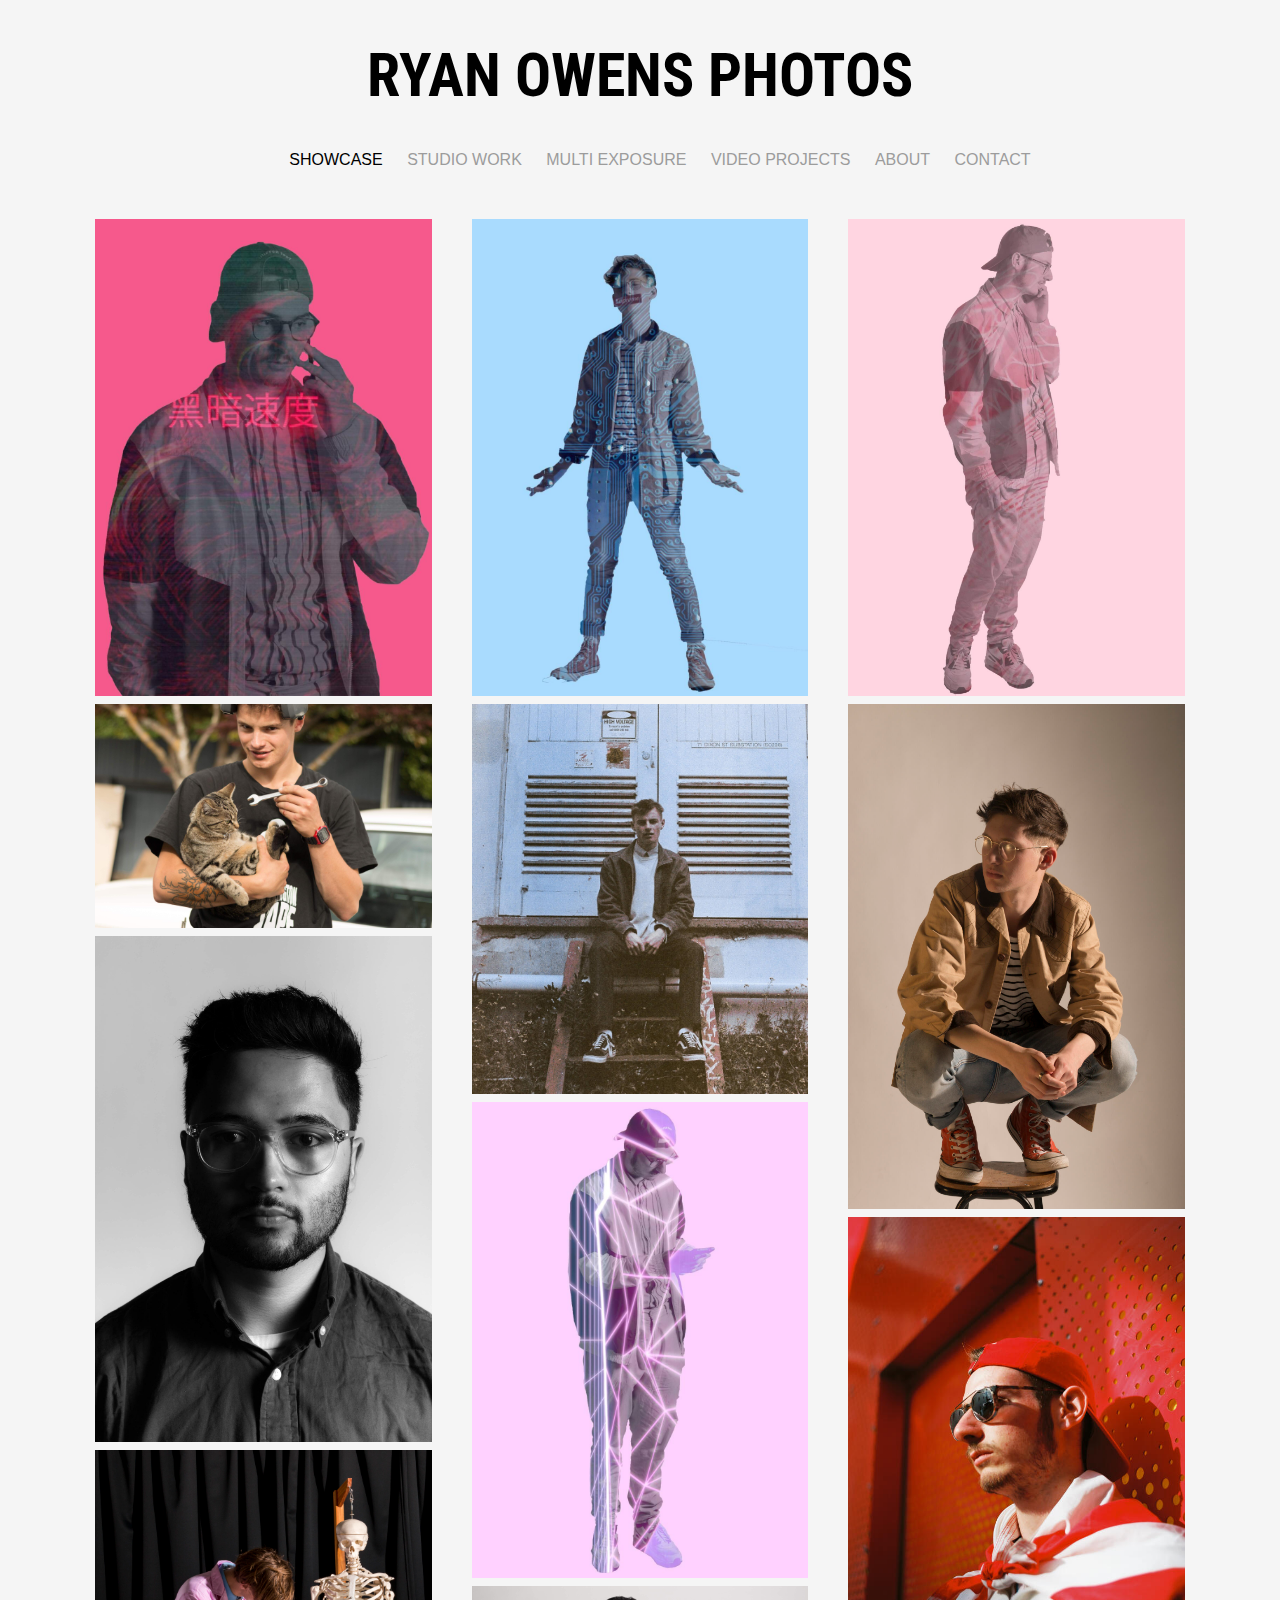
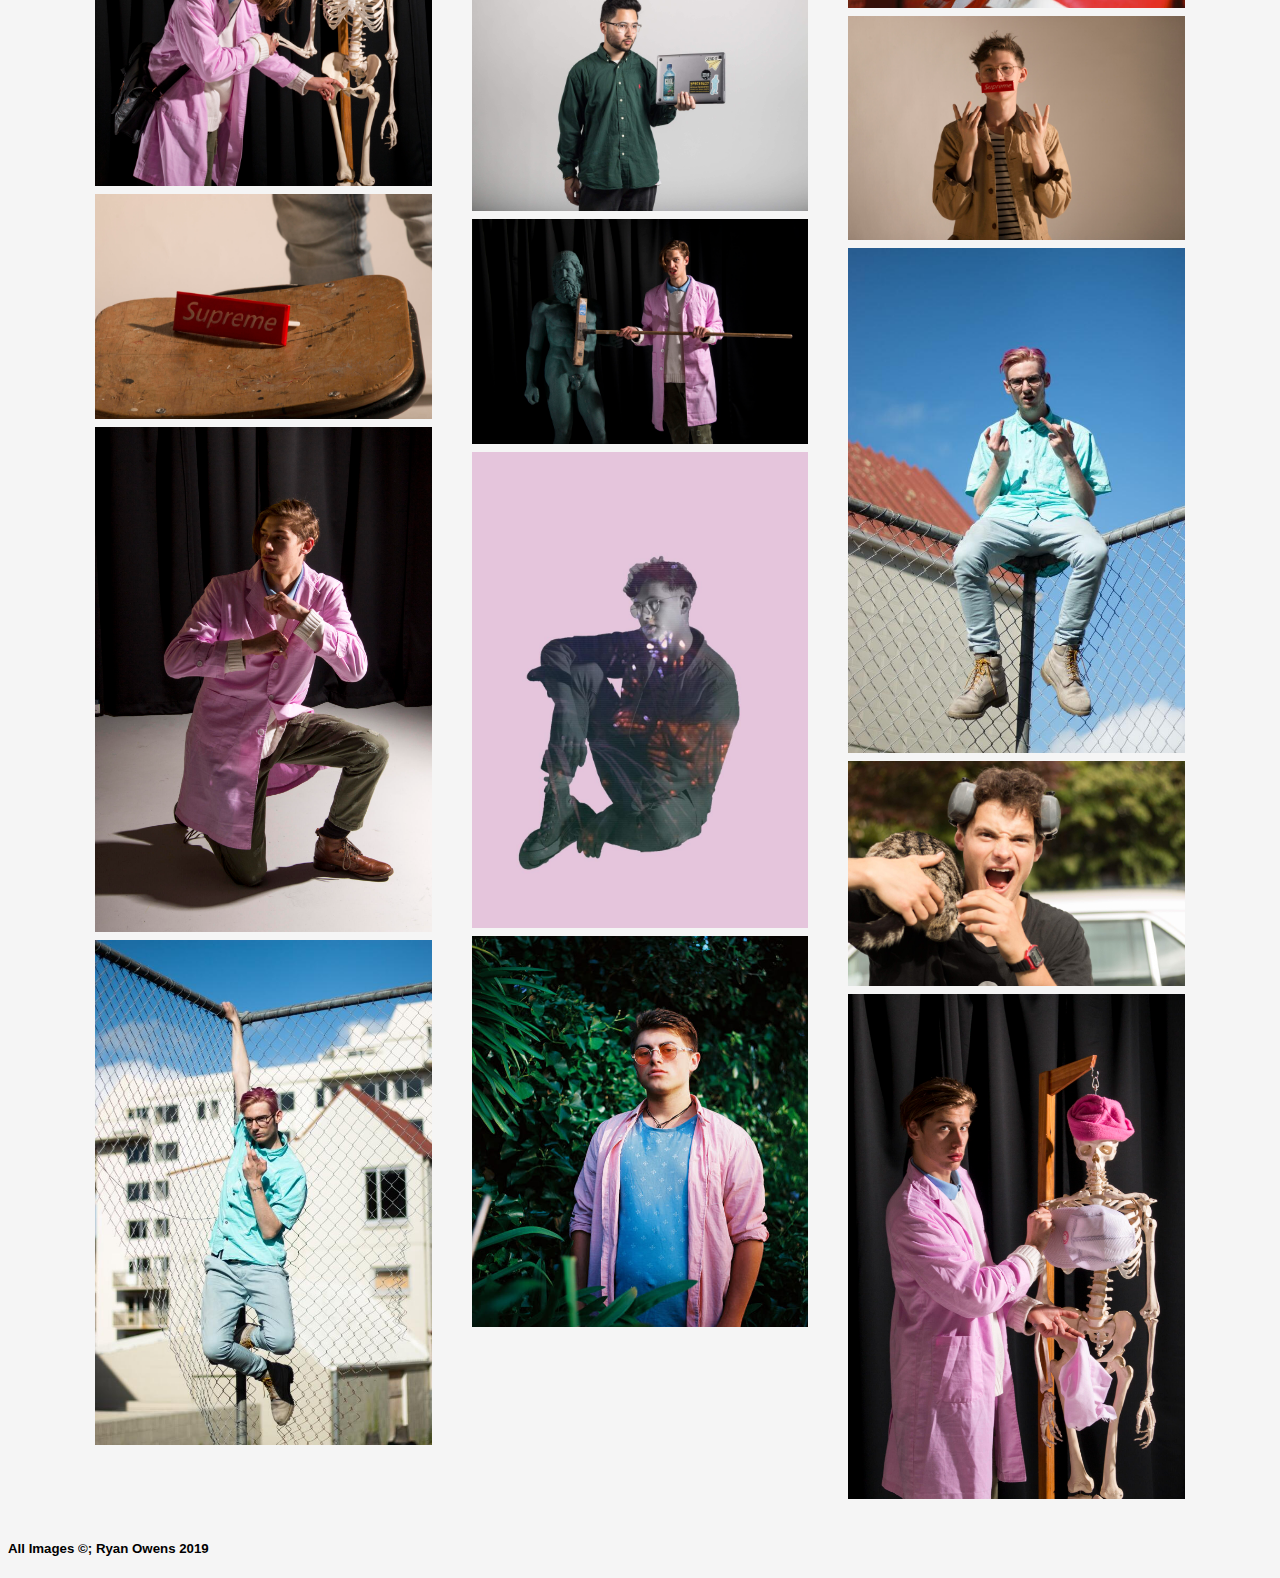
<file: index.html>
<!DOCTYPE html>
<html lang="en" dir="ltr">
  <head>
    <meta charset="utf-8">
    <link rel="stylesheet" href="style.css" media="screen">
    <title>RYAN OWENS PHOTOS</title>
    <link href="https://fonts.googleapis.com/css?family=Roboto+Condensed&display=swap" rel="stylesheet">

  </head>
  <body>

    <header>
      <h1>RYAN OWENS PHOTOS</h1>
    </header>

    <nav>
      <ul>
        <li><a href="index.html" class="current">SHOWCASE</a></li>
        <li><a href="studio.html">STUDIO WORK</a></li>
        <li><a href="multiexposure.html">MULTI EXPOSURE</a></li>
        <li><a href="videos.html">VIDEO PROJECTS</a></li>
        <li><a href="about.html">ABOUT</a></li>
        <li><a href="contact.html">CONTACT</a></li>
      </ul>
    </nav>

    <div class="row">
  <div class="column">
    <img src="images/Image6.jpg" alt="Photograph of Model">
    <img src="images/joe-cat-6286.jpg" alt="Photograph of Model">
    <img src="images/Connor-6131.jpg" alt="Photograph of Model">
    <img src="images/2.Stars.Man.in.Pink-14.jpg" alt="Photograph of Model">
    <img src="images/Jack-29.jpg" alt="Photograph of Model">
    <img src="images/5.Stars.Man.in.Pink-1.jpg" alt="Photograph of Model">
    <img src="images/20190205-IMG_6596.jpg" alt="Photograph of Model">
  </div>
  <div class="column">
    <img src="images/Image2.jpg" alt="Photograph of Model">
    <img src="images/jayden-014.jpg" alt="Photograph of Model">
    <img src="images/Image3.jpg" alt="Photograph of Model">
    <img src="images/Connor-6147.jpg" alt="Photograph of Model">
    <img src="images/2.Stars.Man.in.Pink-10.jpg" alt="Photograph of Model">
    <img src="images/Image1.jpg" alt="Photograph of Model">
    <img src="images/RO15030_RO15030-R1-E007.jpg" alt="Photograph of Model">
  </div>
  <div class="column">
    <img src="images/Image4.jpg" alt="Photograph of Model">
    <img src="images/Jack-35.jpg" alt="Photograph of Model">
    <img src="images/RyanOwe_RyanOwe-R1-E007.jpg" alt="Photograph of Model">
    <img src="images/Jack-27.jpg" alt="Photograph of Model">
    <img src="images/20190205-IMG_6584.jpg" alt="Photograph of Model">
    <img src="images/joe-cat-6291.jpg" alt="Photograph of Model">
    <img src="images/5.Stars.Man.in.Pink-8.jpg" alt="Photograph of Model">
  </div>
</div>


    <footer>
      <h5>All Images &copy;; Ryan Owens 2019</h5>
    </footer>


  </body>
</html>
</file>
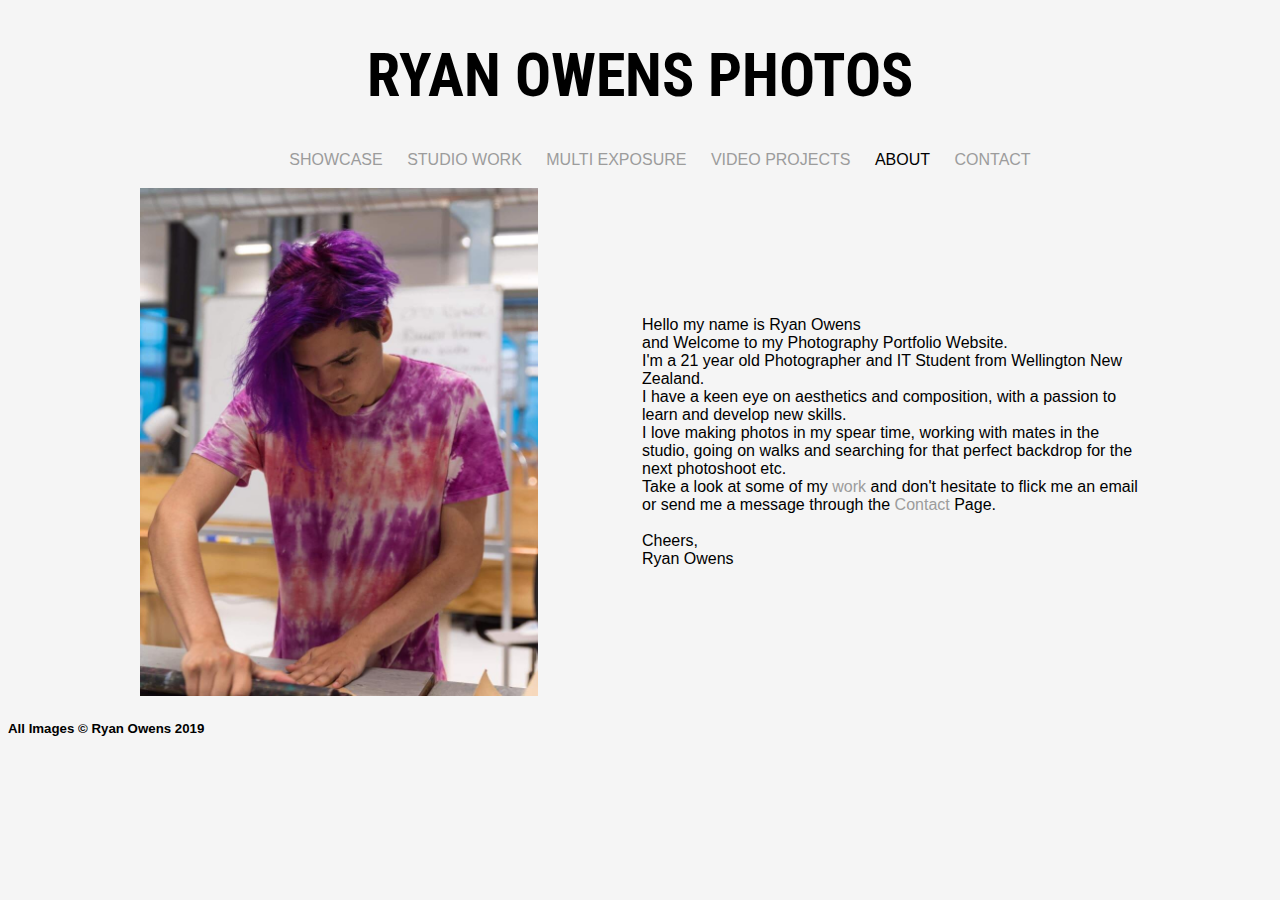
<file: about.html>
<!DOCTYPE html>
<html lang="en" dir="ltr">
  <head>
    <meta charset="utf-8">
    <link rel="stylesheet" href="style.css" media="screen">
    <title>RYAN OWENS PHOTOS</title>
    <link href="https://fonts.googleapis.com/css?family=Roboto+Condensed&display=swap" rel="stylesheet">

  </head>
  <body>

    <header>
      <h1>RYAN OWENS PHOTOS</h1>
    </header>

    <nav>
      <ul>
        <li><a href="index.html">SHOWCASE</a></li>
        <li><a href="studio.html">STUDIO WORK</a></li>
        <li><a href="multiexposure.html">MULTI EXPOSURE</a></li>
        <li><a href="videos.html">VIDEO PROJECTS</a></li>
        <li><a href="about.html" class="current">ABOUT</a></li>
        <li><a href="contact.html">CONTACT</a></li>
      </ul>
    </nav>

    <table>
      <tbody>
        <tr>
          <td><img src="images/imageofme.jpg" class="resize" alt="Photo of Ryan Owens"></td>
          <td><p>Hello my name is Ryan Owens<br> and Welcome to my Photography Portfolio Website.<br> I'm a 21 year old Photographer and IT Student from Wellington New Zealand.<br>
            I have a keen eye on aesthetics and composition, with a passion to learn and develop new skills.<br>
            I love making photos in my spear time, working with mates in the studio,
            going on walks and searching for that perfect backdrop for the next photoshoot etc.<br>
            Take a look at some of my <a href="studio.html">work</a> and don't hesitate to flick me an email or send me a message through the <a href="contact.html">Contact</a> Page.<br><br>
            Cheers,<br>
            Ryan Owens
          </p>
          </td>
        </tr>
      </tbody>
    </table>


    <footer>
      <h5>All Images &copy; Ryan Owens 2019</h5>
    </footer>


  </body>
</html>
</file>
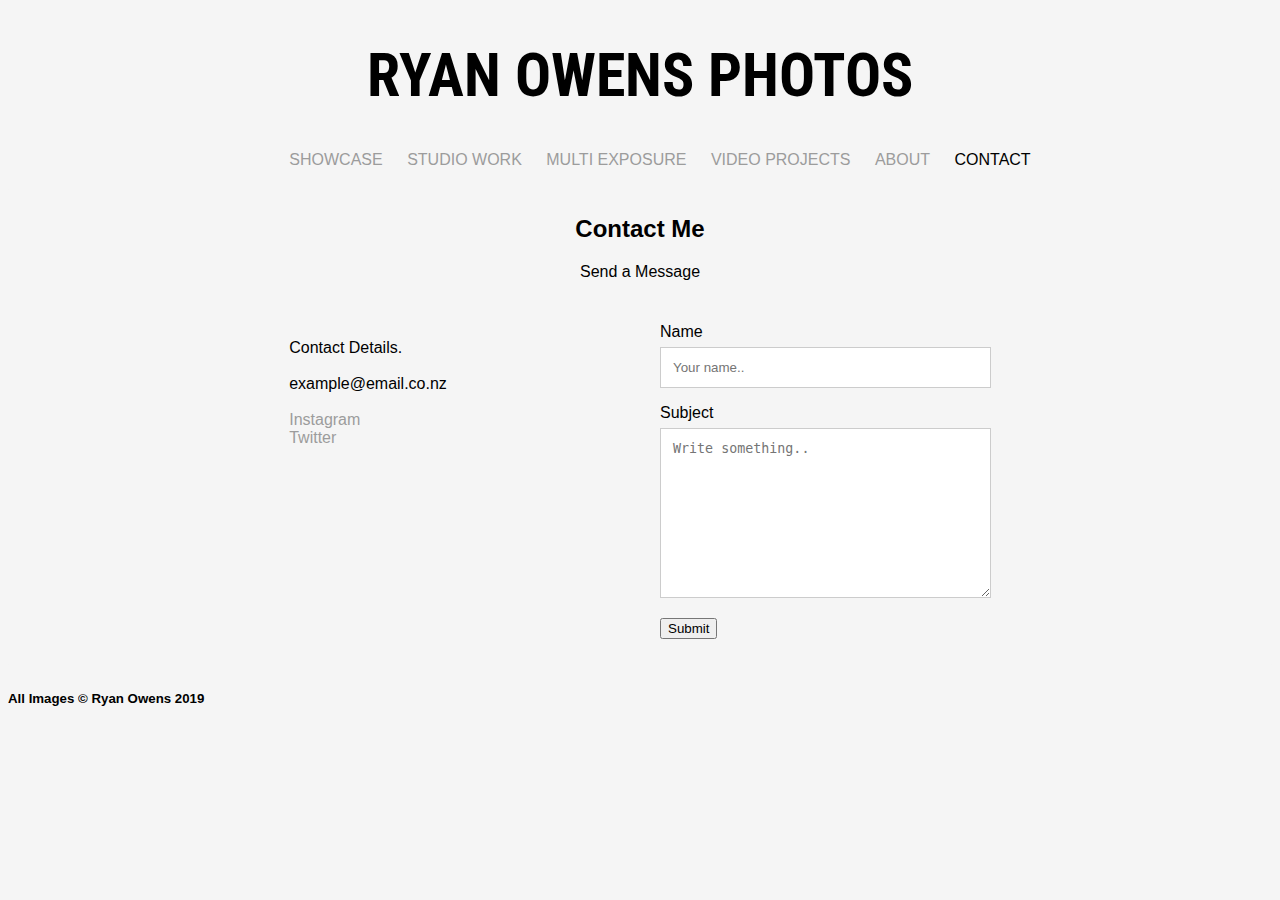
<file: contact.html>
<!DOCTYPE html>
<html lang="en" dir="ltr">
  <head>
    <meta charset="utf-8">
    <link rel="stylesheet" href="style.css" media="screen">
    <title>RYAN OWENS PHOTOS</title>
    <link href="https://fonts.googleapis.com/css?family=Roboto+Condensed&display=swap" rel="stylesheet">

  </head>
  <body>

    <header>
      <h1>RYAN OWENS PHOTOS</h1>
    </header>

    <nav>
      <ul>
        <li><a href="index.html">SHOWCASE</a></li>
        <li><a href="studio.html">STUDIO WORK</a></li>
        <li><a href="multiexposure.html">MULTI EXPOSURE</a></li>
        <li><a href="videos.html">VIDEO PROJECTS</a></li>
        <li><a href="about.html">ABOUT</a></li>
        <li><a href="contact.html" class="current">CONTACT</a></li>
      </ul>
    </nav>

    <section>
      <div class="container">
 <div style="text-align:center">
   <h2>Contact Me</h2>
   <p>Send a Message</p>
 </div>
 <div class="row">
   <div class="column">
     <p>Contact Details. <br><br>
     example@email.co.nz <br><br>
     <a href="https://www.instagram.com">Instagram</a> <br>
     <a href="https://twitter.com">Twitter</a> </p>
   </div>
   <div class="column">
     <form action="/action_page.php">
       <label for="fname">Name</label>
       <input type="text" id="fname" name="firstname" placeholder="Your name..">
       <label for="subject">Subject</label>
       <textarea id="subject" name="subject" placeholder="Write something.." style="height:170px"></textarea>
       <button formaction="thankyou.html">Submit</button>
     </form>
   </div>
 </div>
</div>
    </section>


    <footer>
      <h5>All Images &copy; Ryan Owens 2019</h5>
    </footer>


  </body>
</html>
</file>
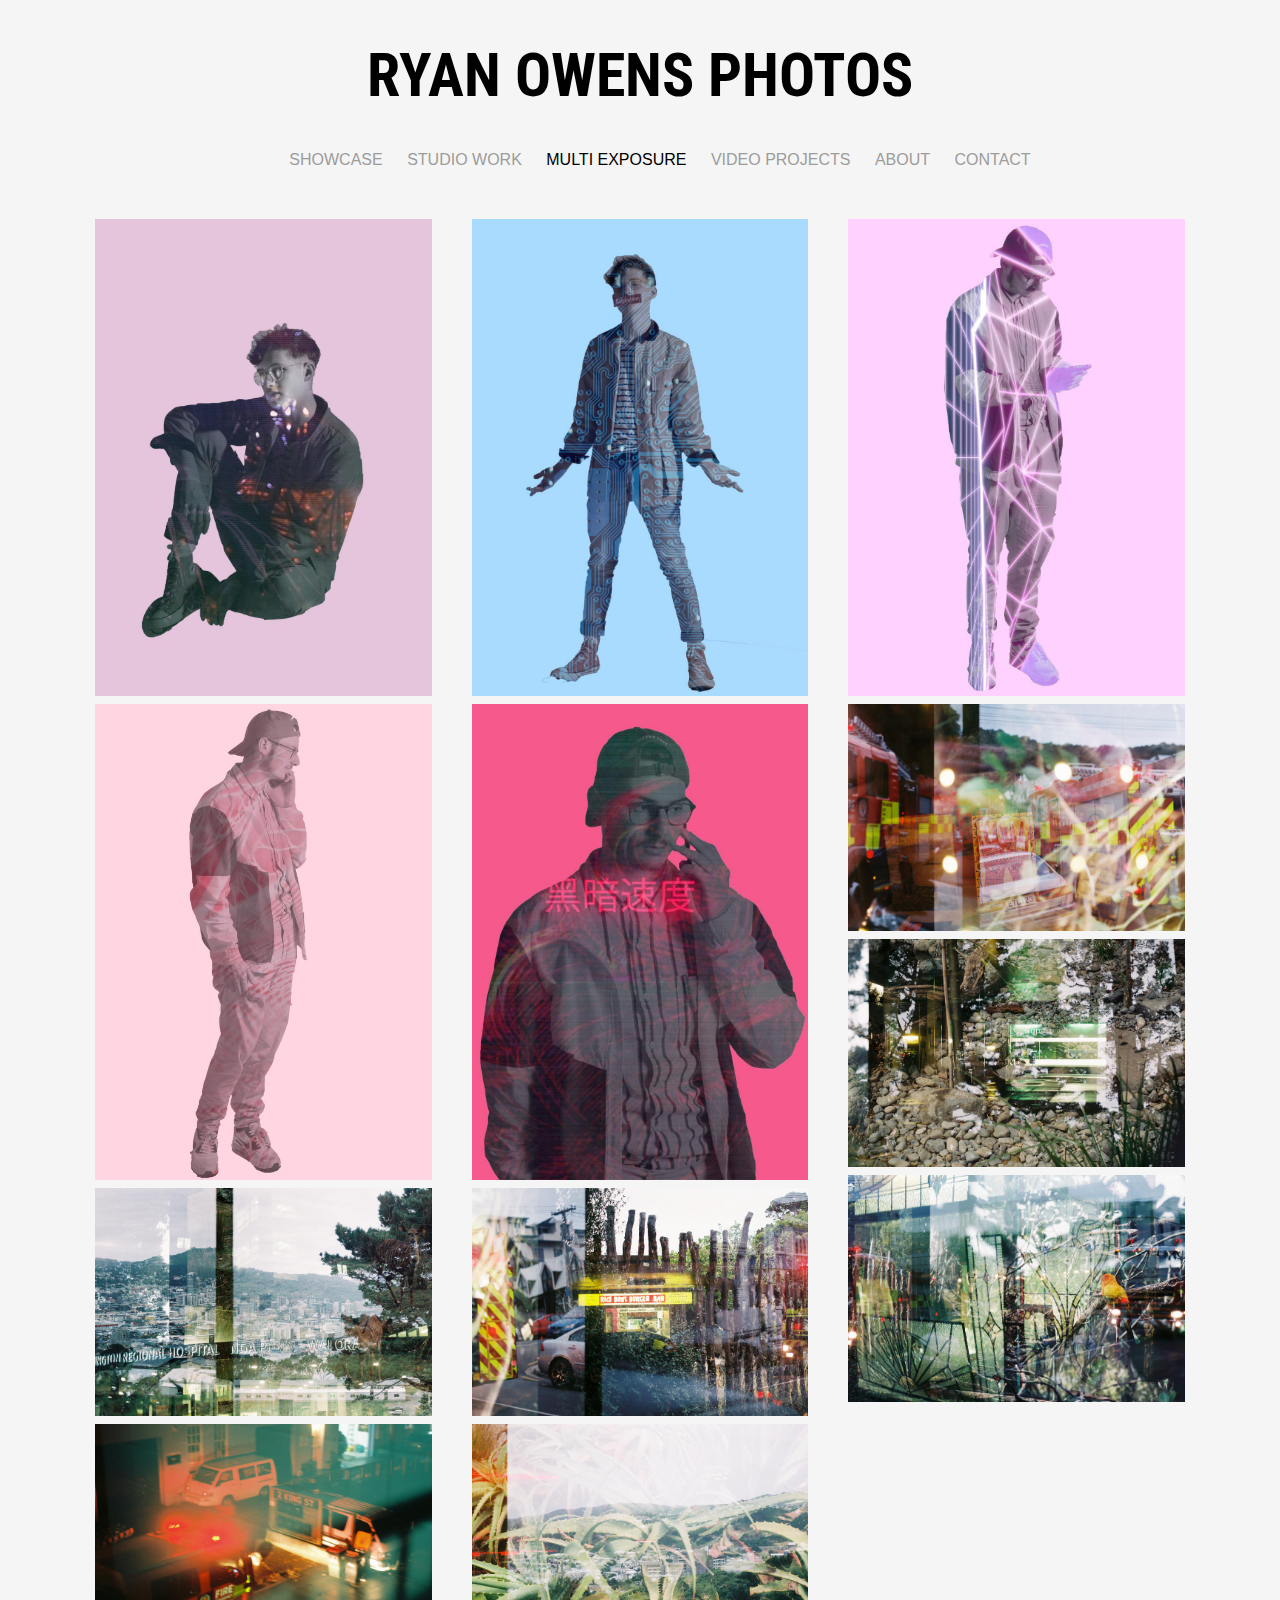
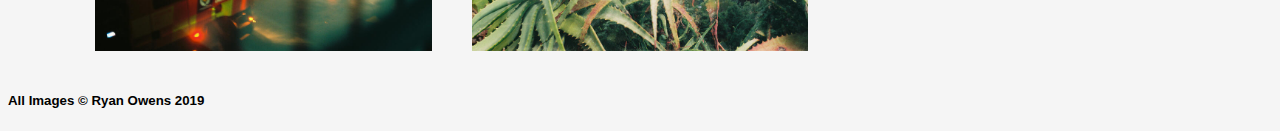
<file: multiexposure.html>
<!DOCTYPE html>
<html lang="en" dir="ltr">
  <head>
    <meta charset="utf-8">
    <link rel="stylesheet" href="style.css" media="screen">
    <title>RYAN OWENS PHOTOS</title>
    <link href="https://fonts.googleapis.com/css?family=Roboto+Condensed&display=swap" rel="stylesheet">

  </head>
  <body>

    <header>
      <h1>RYAN OWENS PHOTOS</h1>
    </header>

    <nav>
      <ul>
        <li><a href="index.html">SHOWCASE</a></li>
        <li><a href="studio.html">STUDIO WORK</a></li>
        <li><a href="multiexposure.html" class="current">MULTI EXPOSURE</a></li>
        <li><a href="videos.html">VIDEO PROJECTS</a></li>
        <li><a href="about.html">ABOUT</a></li>
        <li><a href="contact.html">CONTACT</a></li>
      </ul>
    </nav>

    <div class="row">
  <div class="column">
    <img src="images/Image1.jpg" alt="Photograph of Model">
    <img src="images/Image4.jpg" alt="Photograph of Model">
    <img src="images/RO21030_RO21030-R1-031-14.jpg" alt="Multiple Exposure">
    <img src="images/RO15030_RO15030-R2-052-24A.jpg" alt="Multiple Exposure">
  </div>
  <div class="column">
    <img src="images/Image2.jpg" alt="Photograph of Model">
    <img src="images/Image6.jpg" alt="Photograph of Model">
    <img src="images/RO21030_RO21030-R1-073-35.jpg" alt="Multiple Exposure">
    <img src="images/RO21030_RO21030-R1-011-4.jpg" alt="Multiple Exposure">
  </div>
  <div class="column">
    <img src="images/Image3.jpg" alt="Photograph of Model">
    <img src="images/RO21030_RO21030-R1-071-34.jpg" alt="Multiple Exposure">
    <img src="images/RO21030_RO21030-R1-007-2.jpg" alt="Multiple Exposure">
    <img src="images/RO21030_RO21030-R1-075-36.jpg" alt="Multiple Exposure">
  </div>
</div>


    <footer>
      <h5>All Images &copy; Ryan Owens 2019</h5>
    </footer>


  </body>
</html>
</file>
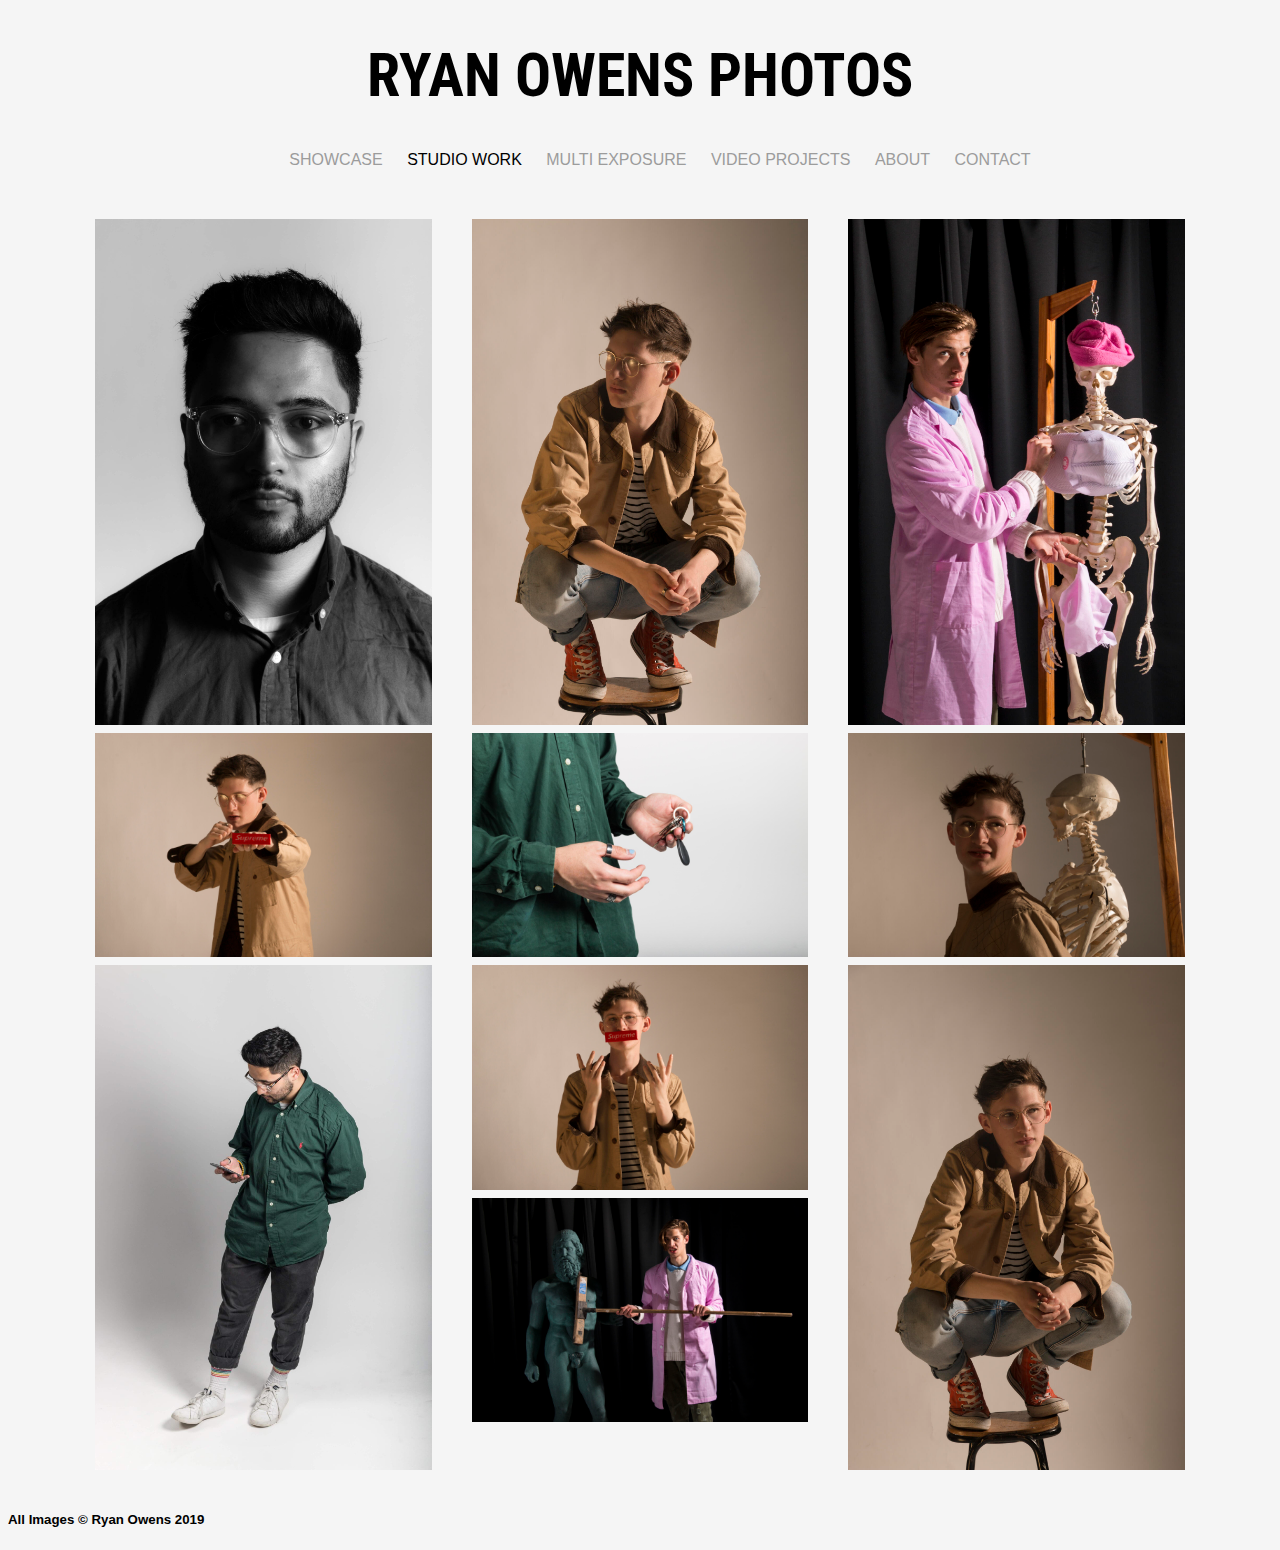
<file: studio.html>
<!DOCTYPE html>
<html lang="en" dir="ltr">
  <head>
    <meta charset="utf-8">
    <link rel="stylesheet" href="style.css" media="screen">
    <title>RYAN OWENS PHOTOS</title>
    <link href="https://fonts.googleapis.com/css?family=Roboto+Condensed&display=swap" rel="stylesheet">

  </head>
  <body>

    <header>
      <h1>RYAN OWENS PHOTOS</h1>
    </header>

    <nav>
      <ul>
        <li><a href="index.html">SHOWCASE</a></li>
        <li><a href="studio.html" class="current">STUDIO WORK</a></li>
        <li><a href="multiexposure.html">MULTI EXPOSURE</a></li>
        <li><a href="videos.html">VIDEO PROJECTS</a></li>
        <li><a href="about.html">ABOUT</a></li>
        <li><a href="contact.html">CONTACT</a></li>
      </ul>
    </nav>

    <div class="row">
  <div class="column">
    <img src="images/Connor-6131.jpg" alt="Photograph of Model">
    <img src="images/Jack-28.jpg" alt="Photograph of Model">
    <img src="images/Connor-6127.jpg" alt="Photograph of Model">
  </div>
  <div class="column">
    <img src="images/Jack-35.jpg" alt="Photograph of Model">
    <img src="images/Connor-6139.jpg" alt="Photograph of Model">
    <img src="images/Jack-27.jpg" alt="Photograph of Model">
    <img src="images/2.Stars.Man.in.Pink-10.jpg" alt="Photograph of Model">
  </div>
  <div class="column">
    <img src="images/5.Stars.Man.in.Pink-8.jpg" alt="Photograph of Model">
    <img src="images/Jack-60.jpg" alt="Photograph of Model">
    <img src="images/Jack-33.jpg" alt="Photograph of Model">
  </div>
</div>


    <footer>
      <h5>All Images &copy; Ryan Owens 2019</h5>
    </footer>


  </body>
</html>
</file>
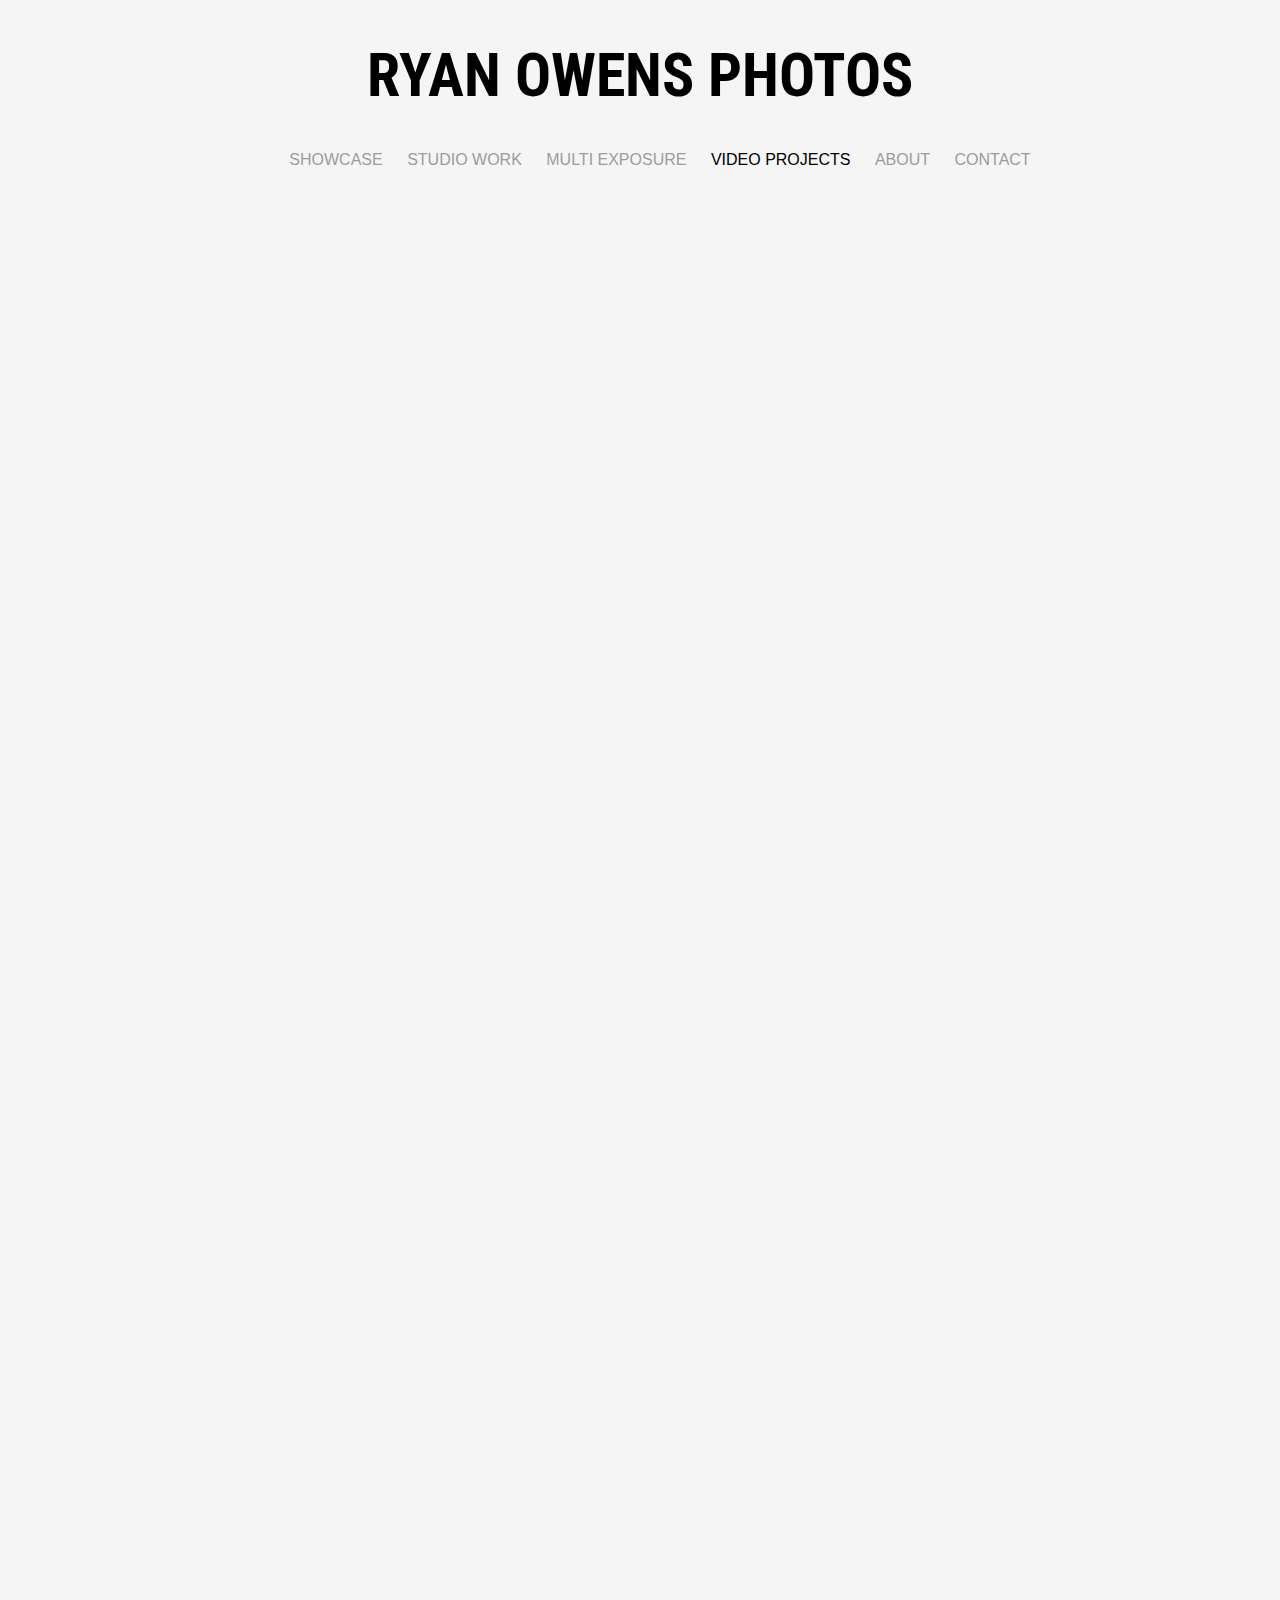
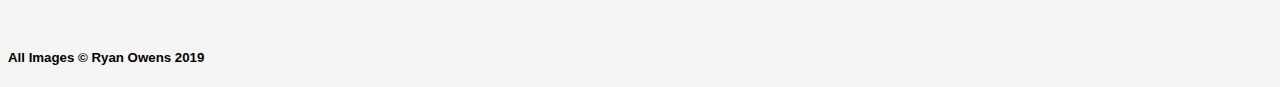
<file: videos.html>
<!DOCTYPE html>
<html lang="en" dir="ltr">
  <head>
    <meta charset="utf-8">
    <link rel="stylesheet" href="style.css" media="screen">
    <title>RYAN OWENS PHOTOS</title>
    <link href="https://fonts.googleapis.com/css?family=Roboto+Condensed&display=swap" rel="stylesheet">

  </head>
  <body>

    <header>
      <h1>RYAN OWENS PHOTOS</h1>
    </header>

    <nav>
      <ul>
        <li><a href="index.html">SHOWCASE</a></li>
        <li><a href="studio.html">STUDIO WORK</a></li>
        <li><a href="multiexposure.html">MULTI EXPOSURE</a></li>
        <li><a href="videos.html" class="current">VIDEO PROJECTS</a></li>
        <li><a href="about.html">ABOUT</a></li>
        <li><a href="contact.html">CONTACT</a></li>
      </ul>
    </nav>

    <br><br><br>

<div class="iframe-container">
  <iframe width="1280" height="720" src="https://www.youtube.com/embed/OXrgXyNLpFY" frameborder="0" allow="accelerometer; autoplay; encrypted-media; gyroscope; picture-in-picture" allowfullscreen></iframe>
</div> <br><br>

<div class="iframe-container">
  <iframe width="1280" height="720" src="https://www.youtube.com/embed/21-uszT5nFA" frameborder="0" allow="accelerometer; autoplay; encrypted-media; gyroscope; picture-in-picture" allowfullscreen></iframe>
</div> <br><br>

<div class="iframe-container">
  <iframe width="1280" height="720" src="https://www.youtube.com/embed/8g0TdE9Mv7E" frameborder="0" allow="accelerometer; autoplay; encrypted-media; gyroscope; picture-in-picture" allowfullscreen></iframe>
</div> <br><br>

<div class="iframe-container">
  <iframe width="1280" height="720" src="https://www.youtube.com/embed/4Exl5m0rWF4" frameborder="0" allow="accelerometer; autoplay; encrypted-media; gyroscope; picture-in-picture" allowfullscreen></iframe>
</div> <br><br>


    <footer>
      <h5>All Images &copy; Ryan Owens 2019</h5>
    </footer>


  </body>
</html>
</file>
<file: style.css>
/* This Is the Stylesheet for my Photography Portfolio */
/* Gives the Website a nifty background colour */
body {
  background-color: whitesmoke;
  font-family: Arial, Helvetica, sans-serif;
}

/* Changes the h1 Text to a nifty font */
h1 {
  font-family: 'Roboto Condensed', sans-serif;
  text-align: center;
  font-size: 60px;
}

/* puts the clickable links at the top of the page and horizontal */
ul {
  text-align: center;
}

li {
  display: inline;
  padding: 10px;
}

/* gives the links at the top of the page a nice netural grey colour */
a:link {
  display: inline-block;
  text-decoration: none;
  color: #9c9c9c;
}

/* makes the Link on the top black depending what page you are on */
a.current:link, a.current:visited {
  color: black;
}

/*makes the link at the top the same colour as it is normally even when visited*/
a:visited {
  color: #9c9c9c;
}

/*gives the user feedback when mouseing over a clickable link*/
a:hover {
  color: black;
}
/* Flexbox Image Layout */
.row {
  display: flex;
  justify-content: center;
  flex-wrap: wrap;
  padding: 0 4px;
}

/* Create four equal columns that sits next to each other */
.column {
  flex: 30%;
  max-width: 30%;
  padding: 0 4px;
}

.column img {
  margin-top: 8px;
  vertical-align: middle;
  width: 100%;
}

/* Responsive layout - makes a two column-layout instead of four columns */
@media screen and (max-width: 800px) {
  .column {
    flex: 50%;
    max-width: 50%;
  }
}

/* Responsive layout - makes the two columns stack on top of each other instead of next to each other */
@media screen and (max-width: 600px) {
  .column {
    flex: 100%;
    max-width: 100%;
  }
}

* {
  box-sizing: border-box;
}

/* Style inputs */
input[type=text], select, textarea {
  width: 100%;
  padding: 12px;
  border: 1px solid #ccc;
  margin-top: 6px;
  margin-bottom: 16px;
  resize: vertical;
}

input[type=submit] {
  background-color: #9c9c9c;
  color: white;
  padding: 12px 20px;
  border: none;
  cursor: pointer;
}

input[type=submit]:hover {
  background-color: black;
}

/* Style the container/contact section */
.container {
  border-radius: 5px;
  background-color: whitesmoke;
  padding: 10px;
}

/* Create two columns that float next to eachother */
.column {
  float: left;
  width: 50%;
  margin-top: 6px;
  padding: 20px;
}

/* Clear floats after the columns */
.row:after {
  content: "";
  display: table;
  clear: both;
}

/* Responsive layout - when the screen is less than 600px wide, make the two columns stack on top of each other instead of next to each other */
@media screen and (max-width: 600px) {
  .column, input[type=submit] {
    width: 100%;
    margin-top: 0;
  }
}

/* For the embeded youtube video projects */
.iframe-container{
  position: relative;
  width: 100%;
  padding-bottom: 56.25%;
  height: 0;
}
.iframe-container iframe{
  position: absolute;
  top:0;
  left: 0;
  width: 90%;
  height: 90%;
}

/* Table for the about Page */
table {
margin: auto;
}

td {
width: 500px;
}

.resize {
  float: left;
  width: 80%;

}
</file>
